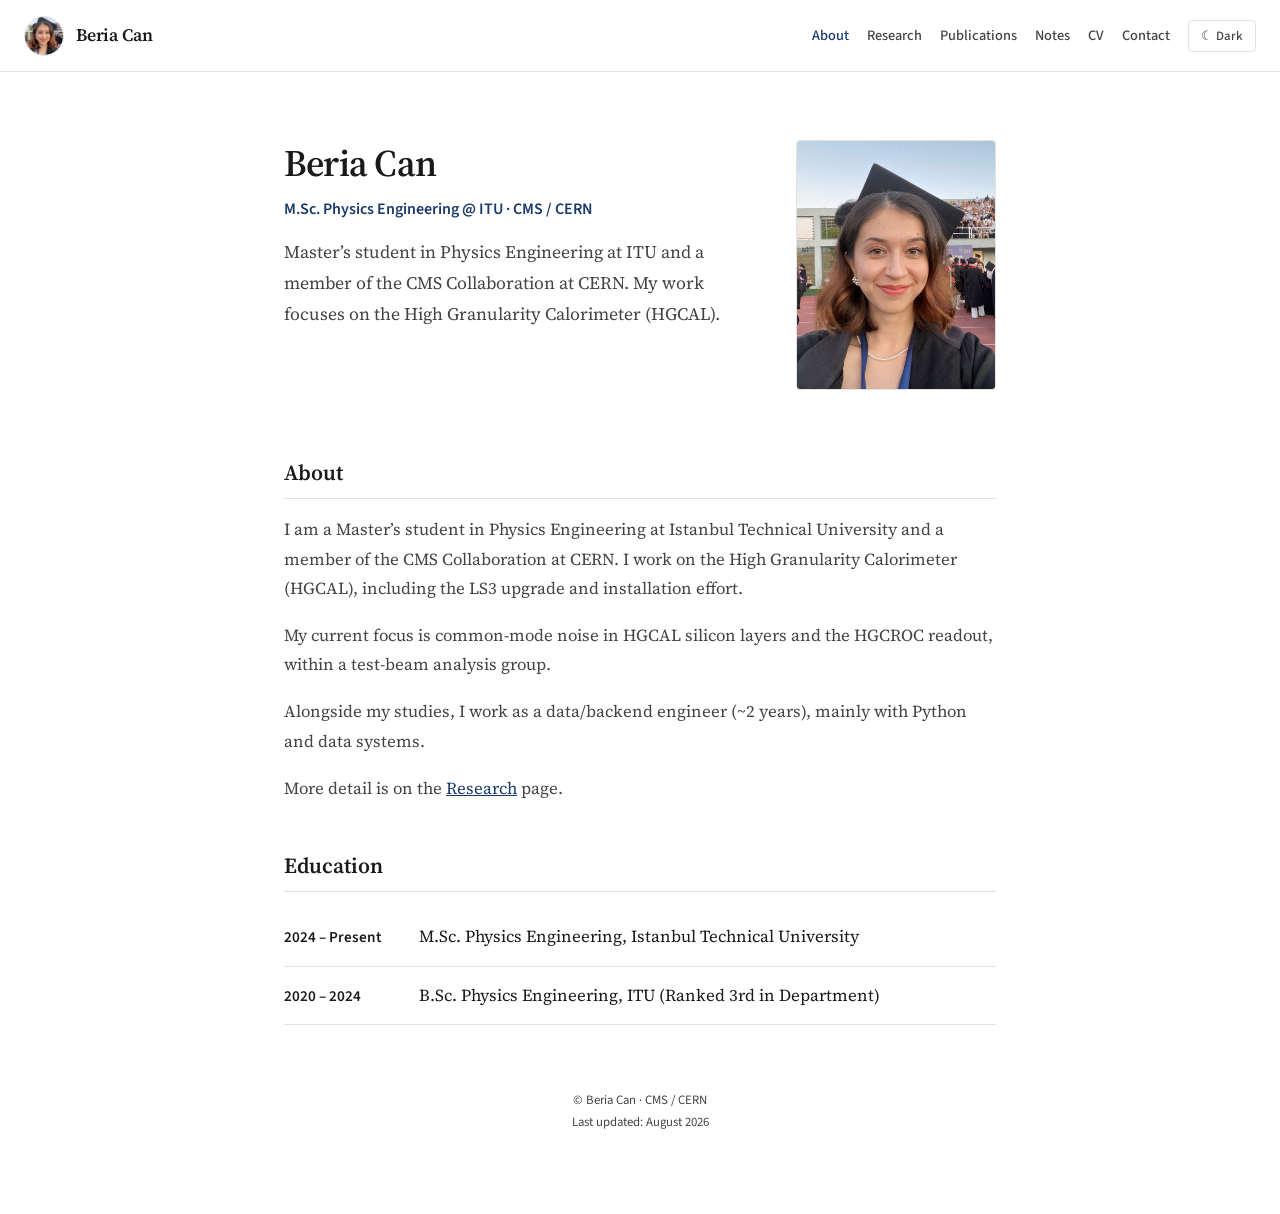
<file: index.html>
<!doctype html>
<html lang="en">
<head>
    <meta charset="utf-8">
    <meta name="viewport" content="width=device-width, initial-scale=1">
    <meta name="google-site-verification" content="VXTytPO30AcvE7M8RPb9vvkT0yWASxq93cZ5vcLg1Yk" />
    <title>About | Beria Can</title>
    <meta name="description" content="Master’s student in Physics Engineering at ITU and member of the CMS Collaboration at CERN. Research on HGCAL, common-mode noise, and noise correction methods.">
    <link rel="stylesheet" href="css/style.css">
</head>
<body>
    <script>
        (function() {
            const savedTheme = localStorage.getItem('theme');
            if (savedTheme === 'dark' || (!savedTheme && window.matchMedia('(prefers-color-scheme: dark)').matches)) {
                document.body.classList.add('dark-mode');
                document.documentElement.setAttribute('data-theme', 'dark');
            }
        })();
    </script>

    <header>
        <a href="index.html" class="brand">
            <img class="brand-avatar" src="img/profile.jpeg" alt="Avatar">
            <span class="brand-name">Beria Can</span>
        </a>
        <nav>
            <a href="index.html" class="active">About</a>
            <a href="research.html">Research</a>
            <a href="publications.html">Publications</a>
            <a href="notes.html">Notes</a>
            <a href="cv.html">CV</a>
            <a href="contact.html">Contact</a>
            <button id="theme-toggle" class="theme-btn">☾ Dark Mode</button>
        </nav>
    </header>

    <div class="wrap">
        <main>
            <div class="hero-section" style="background: transparent; border: none; padding: 0; margin-bottom: 40px;">
                <div class="hero-content" style="padding: 20px 0; gap: 40px;">
                    <div class="hero-text">
                        <h1 style="margin-bottom: 0.5rem;">Beria Can</h1>
                        <span class="hero-sub">M.Sc. Physics Engineering @ ITU · CMS / CERN</span>
                        <p class="hero-intro">Master’s student in Physics Engineering at ITU and a member of the CMS Collaboration at CERN. My work focuses on the High Granularity Calorimeter (HGCAL).</p>
                    </div>
                    <div class="hero-image-container">
                        <img class="hero-avatar-rect" src="img/profile.jpeg" alt="Beria Can">
                    </div>
                </div>
            </div>

            <section>
                <h2>About</h2>
                <p>I am a Master’s student in Physics Engineering at Istanbul Technical University and a member of the CMS Collaboration at CERN. I work on the High Granularity Calorimeter (HGCAL), including the LS3 upgrade and installation effort.</p>
                <p>My current focus is common-mode noise in HGCAL silicon layers and the HGCROC readout, within a test-beam analysis group.</p>
                <p>Alongside my studies, I work as a data/backend engineer (~2 years), mainly with Python and data systems.</p>
                <p>More detail is on the <a href="research.html">Research</a> page.</p>
            </section>

            <section id="education">
                <h2>Education</h2>
                <ul class="info-list">
                    <li>
                        <strong>2024 – Present</strong>
                        <span>M.Sc. Physics Engineering, Istanbul Technical University</span>
                    </li>
                    <li>
                        <strong>2020 – 2024</strong>
                        <span>B.Sc. Physics Engineering, ITU (Ranked 3rd in Department)</span>
                    </li>
                </ul>
            </section>
        </main>
        <footer style="text-align: center; margin-top: 4rem; margin-bottom: 2rem; color: var(--muted); font-size: 0.8rem;">
            &copy; Beria Can · CMS / CERN<br>Last updated: August 2026
        </footer>
    </div>

    <script src="js/theme.js"></script>
</body>
</html>
</file>
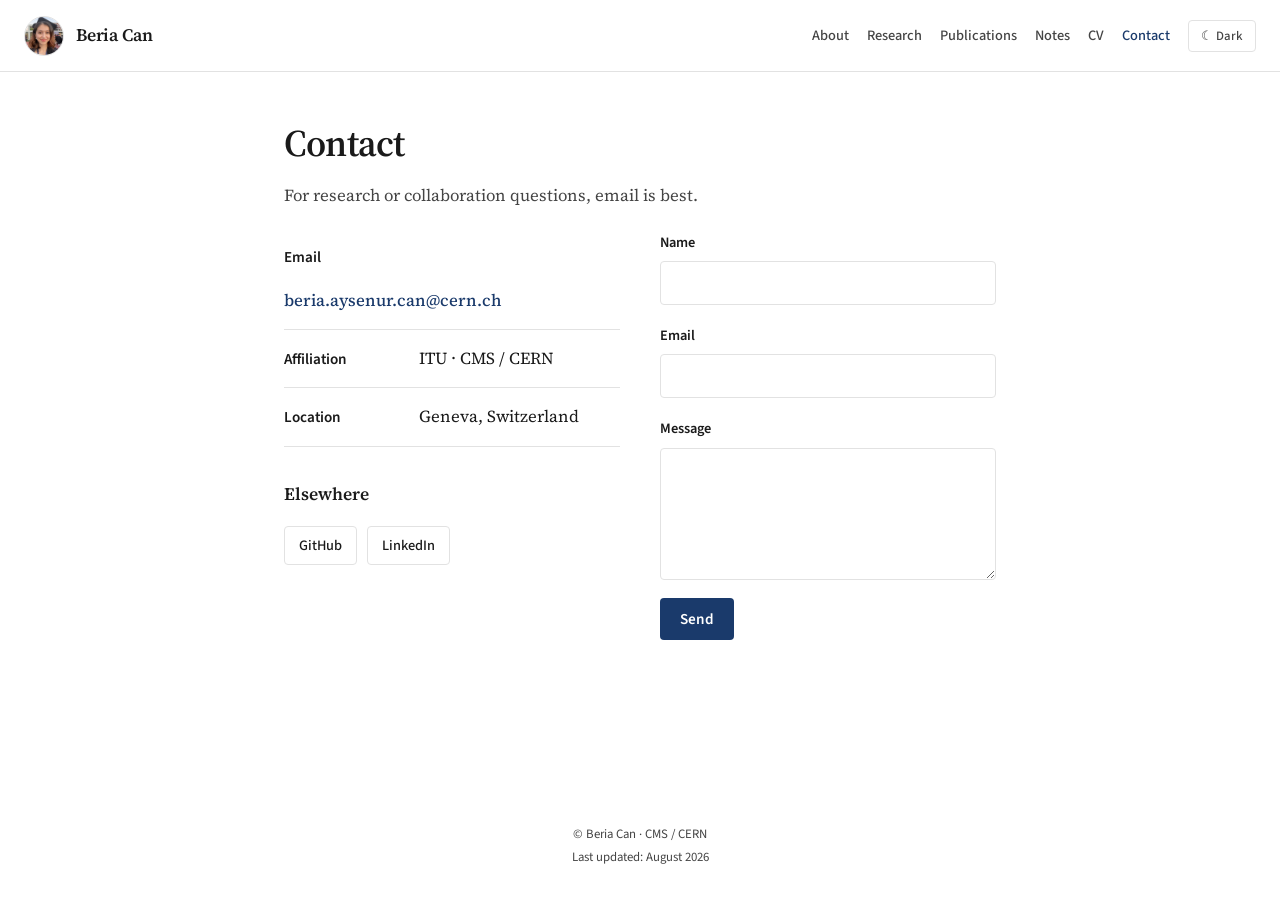
<file: contact.html>
<!doctype html>
<html lang="en">
<head>
    <meta charset="utf-8">
    <meta name="viewport" content="width=device-width, initial-scale=1">

    <title>Contact | Beria Can</title>
    <meta name="description" content="Contact Beria Can — Master’s student at ITU, CMS Collaboration at CERN.">
    <meta property="og:title" content="Contact | Beria Can">
    <meta property="og:description" content="M.Sc. Physics Engineering @ ITU · CMS / CERN.">
    <meta property="og:image" content="img/profile.jpeg">
    <meta property="og:type" content="website">
    <meta name="twitter:card" content="summary_large_image">

    <link rel="stylesheet" href="css/style.css">
</head>
<body>
    <script>
        (function() {
            const savedTheme = localStorage.getItem('theme');
            if (savedTheme === 'dark' || (!savedTheme && window.matchMedia('(prefers-color-scheme: dark)').matches)) {
                document.body.classList.add('dark-mode');
                document.documentElement.setAttribute('data-theme', 'dark');
            }
        })();
    </script>

    <header>
        <a href="index.html" class="brand">
            <img class="brand-avatar" src="img/profile.jpeg" alt="Avatar">
            <span class="brand-name">Beria Can</span>
        </a>
        <nav>
            <a href="index.html">About</a>
            <a href="research.html">Research</a>
            <a href="publications.html">Publications</a>
            <a href="notes.html">Notes</a>
            <a href="cv.html">CV</a>
            <a href="contact.html" class="active">Contact</a>
            <button id="theme-toggle" class="theme-btn">☾ Dark Mode</button>
        </nav>
    </header>

    <div class="wrap">
        <main>
            <h1>Contact</h1>
            <p>For research or collaboration questions, email is best.</p>

            <section class="contact-grid">
                <div class="contact-info">
                    <ul class="info-list">
                        <li><strong>Email</strong> <a href="mailto:beria.aysenur.can@cern.ch">beria.aysenur.can@cern.ch</a></li>
                        <li><strong>Affiliation</strong> <span>ITU · CMS / CERN</span></li>
                        <li><strong>Location</strong> <span>Geneva, Switzerland</span></li>
                    </ul>

                    <h3 style="margin-top: 2rem; margin-bottom: 1rem; font-size: 1.1rem;">Elsewhere</h3>
                    <div class="social-links">
                        <a href="https://github.com/beriaacan" target="_blank" rel="noopener noreferrer" class="social-btn">GitHub</a>
                        <a href="https://www.linkedin.com/in/beriaacan/" target="_blank" rel="noopener noreferrer" class="social-btn">LinkedIn</a>
                    </div>
                </div>

                <div class="contact-form-container">
                    <form id="contact-form" action="https://formspree.io/f/meegoajg" method="POST" class="contact-form">
                        <div class="form-group">
                            <label for="name">Name</label>
                            <input type="text" id="name" name="name" required>
                        </div>

                        <div class="form-group">
                            <label for="email">Email</label>
                            <input type="email" id="email" name="email" required>
                        </div>

                        <div class="form-group">
                            <label for="message">Message</label>
                            <textarea id="message" name="message" rows="5" required></textarea>
                        </div>

                        <button type="submit" id="form-submit-btn" class="btn-primary form-submit">Send</button>
                        <div id="form-status" class="form-message"></div>
                    </form>
                </div>
            </section>
        </main>
    </div>

    <footer style="text-align: center; margin-top: 4rem; margin-bottom: 2rem; color: var(--muted); font-size: 0.8rem;">
            &copy; Beria Can · CMS / CERN<br>Last updated: August 2026
        </footer>

    <script src="js/theme.js"></script>
    <script>
        const form = document.getElementById("contact-form");
        const status = document.getElementById("form-status");
        const btn = document.getElementById("form-submit-btn");

        async function handleSubmit(event) {
            event.preventDefault();
            btn.disabled = true;
            btn.innerText = "Sending...";

            const data = new FormData(event.target);

            try {
                const response = await fetch(event.target.action, {
                    method: form.method,
                    body: data,
                    headers: { 'Accept': 'application/json' }
                });

                if (response.ok) {
                    status.innerHTML = "Thanks — I’ll get back to you by email.";
                    status.className = "form-message success";
                    form.reset();
                    btn.innerText = "Sent";
                } else {
                    const result = await response.json();
                    status.innerHTML = result.errors ? result.errors.map(error => error.message).join(", ") : "Something went wrong. Please email me directly.";
                    status.className = "form-message error";
                    btn.disabled = false;
                    btn.innerText = "Send";
                }
            } catch (error) {
                status.innerHTML = "Network error. Please email me directly.";
                status.className = "form-message error";
                btn.disabled = false;
                btn.innerText = "Send";
            }
        }
        form.addEventListener("submit", handleSubmit);
    </script>
</body>
</html>
</file>
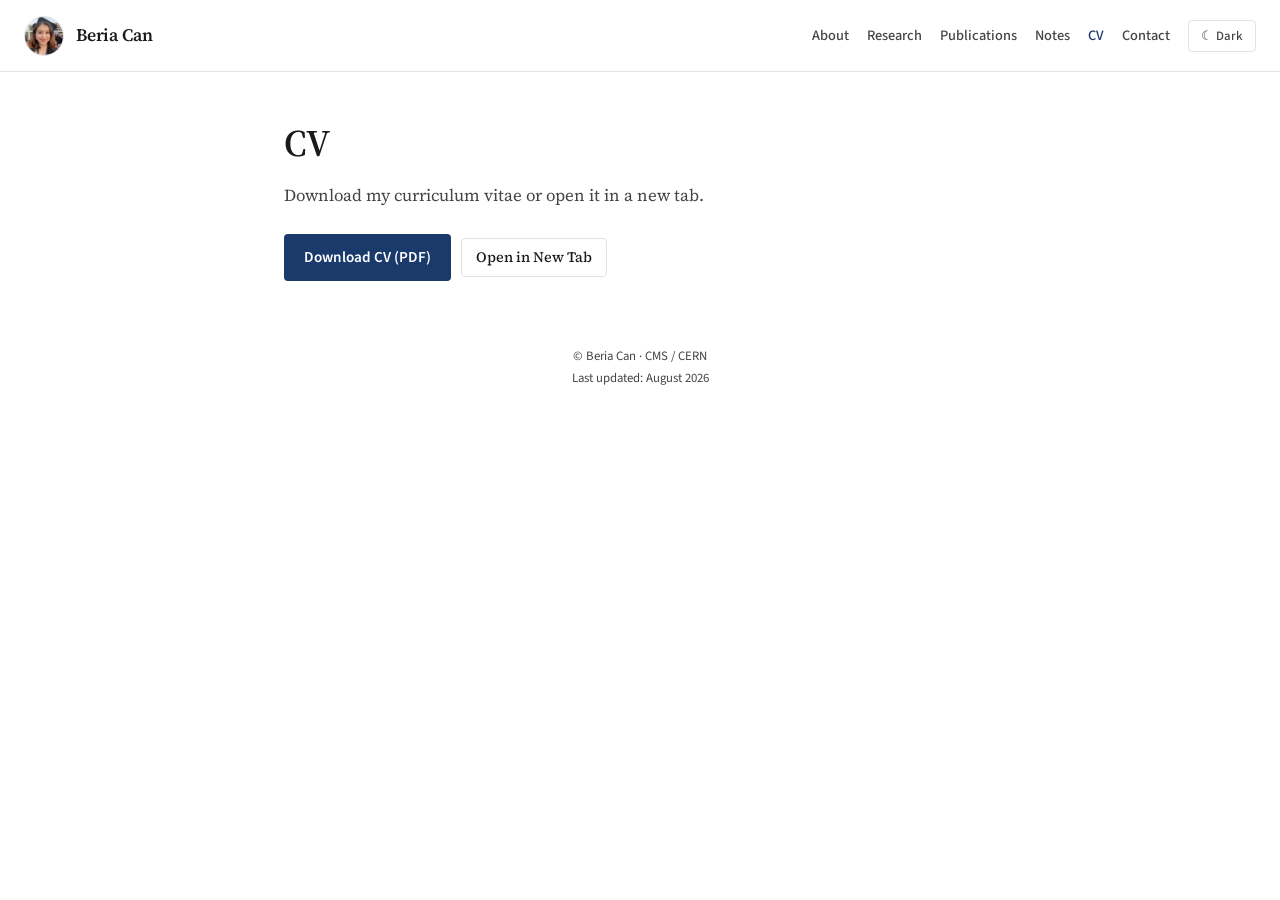
<file: cv.html>
<!doctype html>
<html lang="en">
<head>
    <meta charset="utf-8">
    <meta name="viewport" content="width=device-width, initial-scale=1">
    <title>CV | Beria Can</title>
    <meta name="description" content="Curriculum vitae of Beria Can — particle physicist and data engineer.">
    <link rel="stylesheet" href="css/style.css">
</head>
<body>
    <script>
        (function() {
            const savedTheme = localStorage.getItem('theme');
            if (savedTheme === 'dark' || (!savedTheme && window.matchMedia('(prefers-color-scheme: dark)').matches)) {
                document.body.classList.add('dark-mode');
                document.documentElement.setAttribute('data-theme', 'dark');
            }
        })();
    </script>

    <header>
        <a href="index.html" class="brand">
            <img class="brand-avatar" src="img/profile.jpeg" alt="Avatar">
            <span class="brand-name">Beria Can</span>
        </a>
        <nav>
            <a href="index.html">About</a>
            <a href="research.html">Research</a>
            <a href="publications.html">Publications</a>
            <a href="notes.html">Notes</a>
            <a href="cv.html" class="active">CV</a>
            <a href="contact.html">Contact</a>
            <button id="theme-toggle" class="theme-btn">☾ Dark Mode</button>
        </nav>
    </header>

    <div class="wrap">
        <main>
            <h1>CV</h1>
            <p>Download my curriculum vitae or open it in a new tab.</p>

            <div class="cv-actions">
                <a href="CV.pdf" download class="btn-primary">Download CV (PDF)</a>
                <a href="CV.pdf" target="_blank" rel="noopener noreferrer" class="social-btn">Open in New Tab</a>
            </div>
        </main>
        <footer style="text-align: center; margin-top: 4rem; margin-bottom: 2rem; color: var(--muted); font-size: 0.8rem;">
            &copy; Beria Can · CMS / CERN<br>Last updated: August 2026
        </footer>
    </div>
    <script src="js/theme.js"></script>
</body>
</html>
</file>
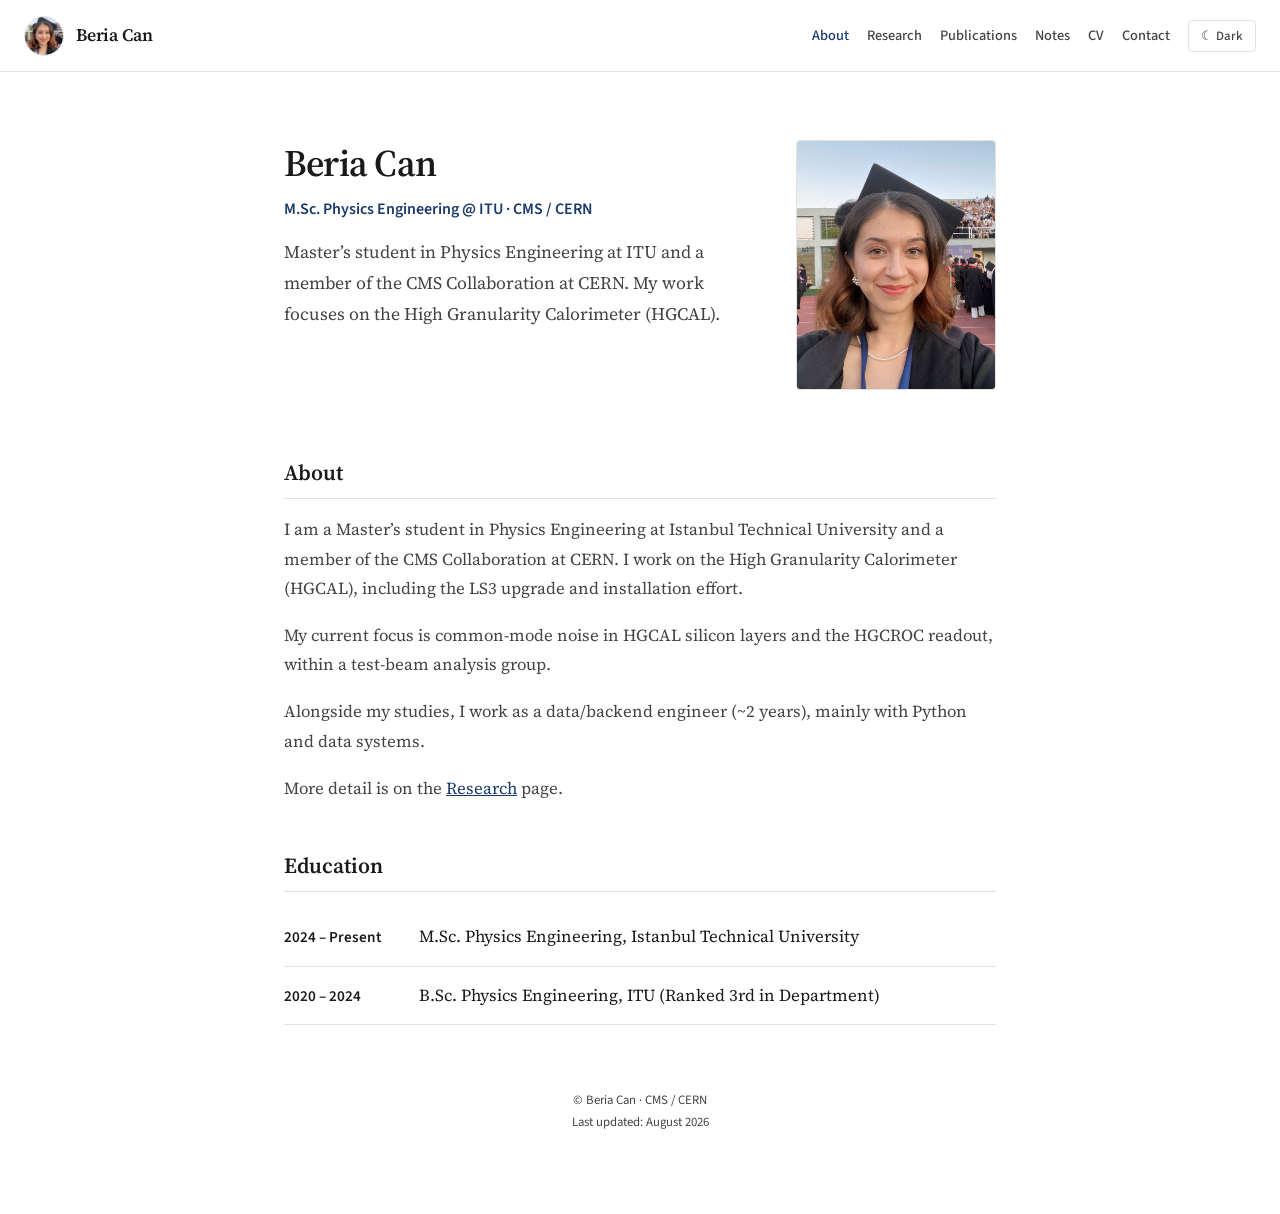
<file: education.html>
<!doctype html>
<html lang="en">
<head>
    <meta charset="utf-8">
    <meta http-equiv="refresh" content="0; url=index.html#education">
    <link rel="canonical" href="index.html#education">
    <title>Redirecting…</title>
    <script>location.replace("index.html#education");</script>
</head>
<body>
    <p>Education now lives on the <a href="index.html#education">About</a> page.</p>
</body>
</html>
</file>
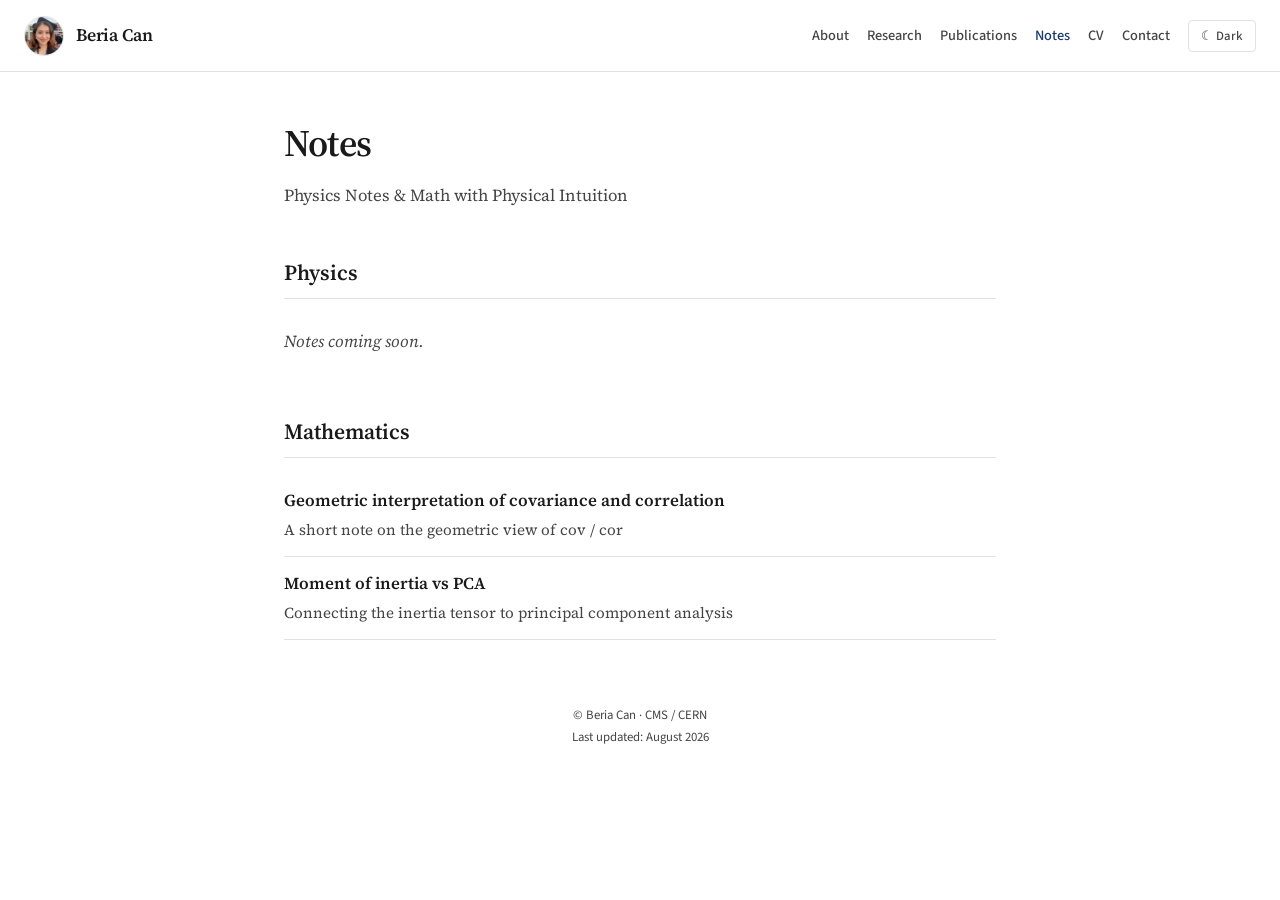
<file: notes.html>
<!doctype html>
<html lang="en">
<head>
    <meta charset="utf-8">
    <meta name="viewport" content="width=device-width, initial-scale=1">
    <title>Notes | Beria Can</title>
    <meta name="description" content="Short reference notes on physics, mathematics, and related topics.">
    <link rel="stylesheet" href="css/style.css">
</head>
<body>
    <script>
        (function() {
            const savedTheme = localStorage.getItem('theme');
            if (savedTheme === 'dark' || (!savedTheme && window.matchMedia('(prefers-color-scheme: dark)').matches)) {
                document.body.classList.add('dark-mode');
                document.documentElement.setAttribute('data-theme', 'dark');
            }
        })();
    </script>

    <header>
        <a href="index.html" class="brand">
            <img class="brand-avatar" src="img/profile.jpeg" alt="Avatar">
            <span class="brand-name">Beria Can</span>
        </a>
        <nav>
            <a href="index.html">About</a>
            <a href="research.html">Research</a>
            <a href="publications.html">Publications</a>
            <a href="notes.html" class="active">Notes</a>
            <a href="cv.html">CV</a>
            <a href="contact.html">Contact</a>
            <button id="theme-toggle" class="theme-btn">☾ Dark Mode</button>
        </nav>
    </header>

    <div class="wrap">
        <main>
            <h1>Notes</h1>
            <p>Physics Notes & Math with Physical Intuition</p>

            <section>
                <h2>Physics</h2>
                <ul class="note-list">
                    <li class="note-empty">Notes coming soon.</li>
                </ul>
            </section>

            <section>
                <h2>Mathematics</h2>
                <ul class="note-list">
                    <li>
                        <a href="notes/maths/geometric_interpretation_for_cov_cor.pdf" target="_blank" rel="noopener noreferrer">Geometric interpretation of covariance and correlation</a>
                        <span class="note-desc">A short note on the geometric view of cov / cor</span>
                    </li>
                    <li>
                        <a href="notes/maths/inertia_moment_vs_pca.pdf" target="_blank" rel="noopener noreferrer">Moment of inertia vs PCA</a>
                        <span class="note-desc">Connecting the inertia tensor to principal component analysis</span>
                    </li>
                </ul>
            </section>
        </main>
        <footer style="text-align: center; margin-top: 4rem; margin-bottom: 2rem; color: var(--muted); font-size: 0.8rem;">
            &copy; Beria Can · CMS / CERN<br>Last updated: August 2026
        </footer>
    </div>
    <script src="js/theme.js"></script>
</body>
</html>
</file>
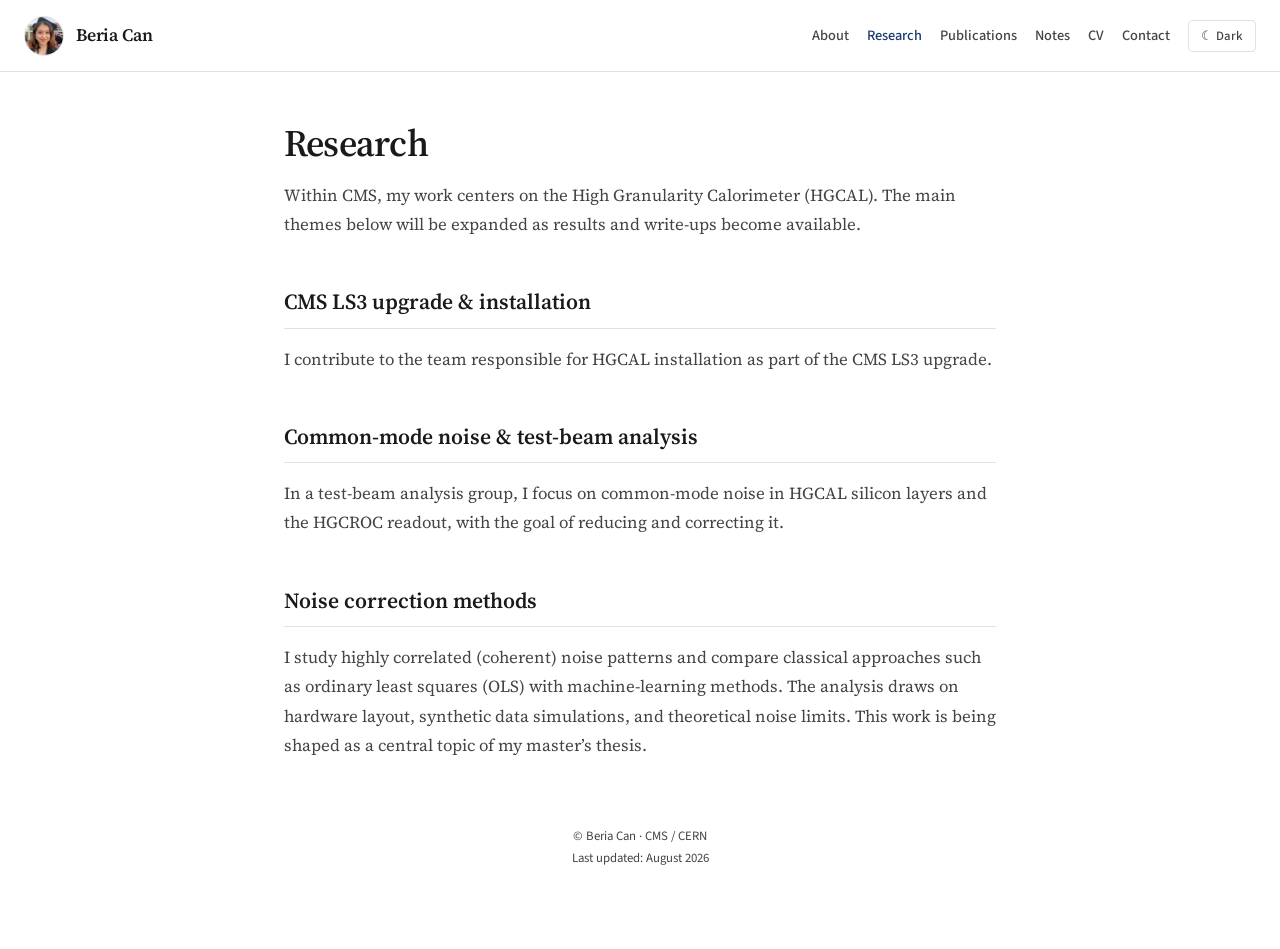
<file: projects.html>
<!doctype html>
<html lang="en">
<head>
    <meta charset="utf-8">
    <meta http-equiv="refresh" content="0; url=research.html">
    <link rel="canonical" href="research.html">
    <title>Redirecting…</title>
    <script>location.replace("research.html");</script>
</head>
<body>
    <p>This page has moved to <a href="research.html">Research</a>.</p>
</body>
</html>
</file>
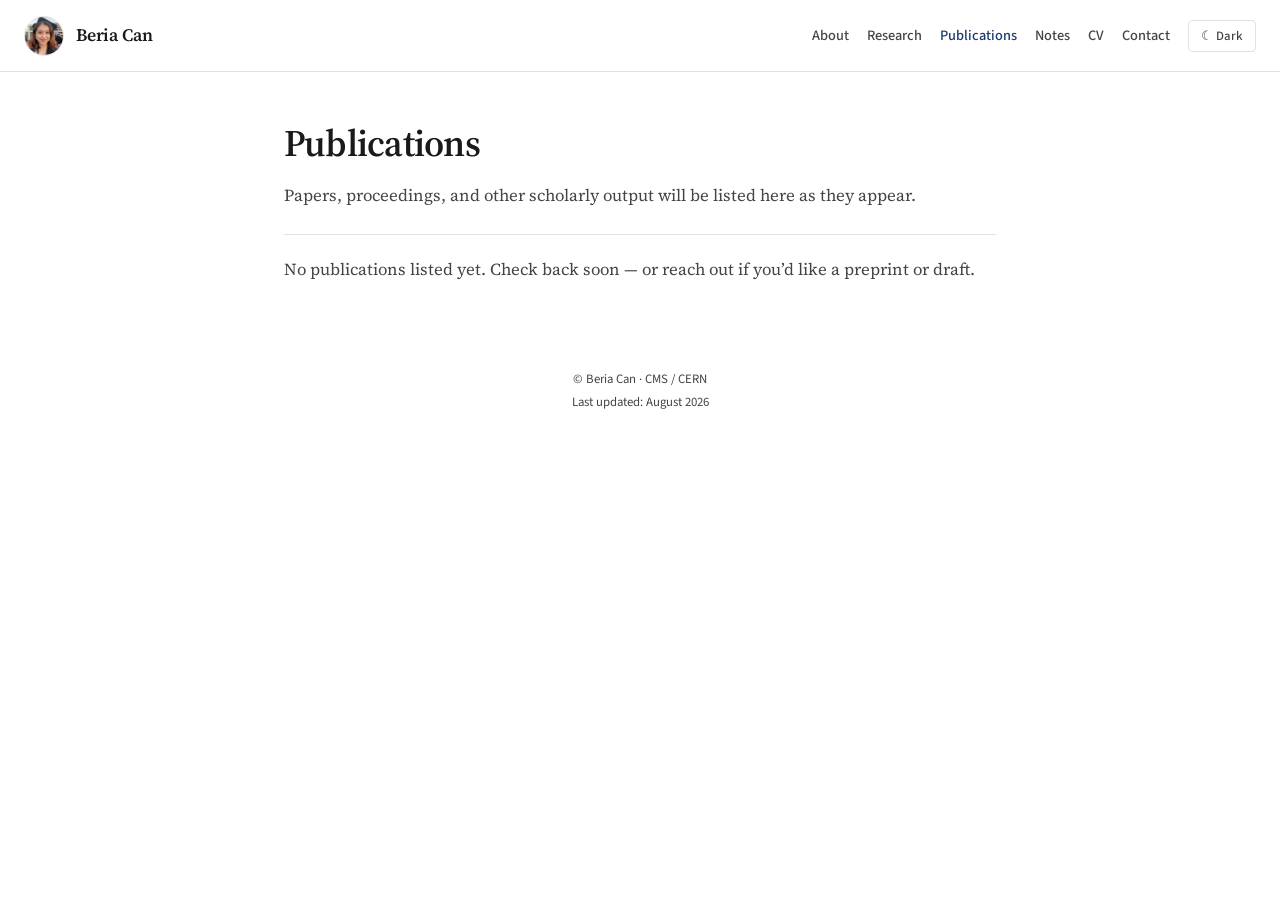
<file: publications.html>
<!doctype html>
<html lang="en">
<head>
    <meta charset="utf-8">
    <meta name="viewport" content="width=device-width, initial-scale=1">
    <title>Publications | Beria Can</title>
    <meta name="description" content="Publications and scholarly output by Beria Can.">
    <link rel="stylesheet" href="css/style.css">
</head>
<body>
    <script>
        (function() {
            const savedTheme = localStorage.getItem('theme');
            if (savedTheme === 'dark' || (!savedTheme && window.matchMedia('(prefers-color-scheme: dark)').matches)) {
                document.body.classList.add('dark-mode');
                document.documentElement.setAttribute('data-theme', 'dark');
            }
        })();
    </script>

    <header>
        <a href="index.html" class="brand">
            <img class="brand-avatar" src="img/profile.jpeg" alt="Avatar">
            <span class="brand-name">Beria Can</span>
        </a>
        <nav>
            <a href="index.html">About</a>
            <a href="research.html">Research</a>
            <a href="publications.html" class="active">Publications</a>
            <a href="notes.html">Notes</a>
            <a href="cv.html">CV</a>
            <a href="contact.html">Contact</a>
            <button id="theme-toggle" class="theme-btn">☾ Dark Mode</button>
        </nav>
    </header>

    <div class="wrap">
        <main>
            <h1>Publications</h1>
            <p>Papers, proceedings, and other scholarly output will be listed here as they appear.</p>

            <section class="empty-state">
                <p>No publications listed yet. Check back soon — or reach out if you’d like a preprint or draft.</p>
            </section>

            <!-- Example entry (uncomment and edit when ready):
            <ul class="pub-list">
                <li>
                    <span class="pub-year">2026</span>
                    <div class="pub-body">
                        <strong>Paper title here</strong>
                        <span class="pub-meta">Authors · Journal / Conference</span>
                        <span class="pub-links">
                            <a href="#">arXiv</a> · <a href="#">PDF</a>
                        </span>
                    </div>
                </li>
            </ul>
            -->
        </main>
        <footer style="text-align: center; margin-top: 4rem; margin-bottom: 2rem; color: var(--muted); font-size: 0.8rem;">
            &copy; Beria Can · CMS / CERN<br>Last updated: August 2026
        </footer>
    </div>
    <script src="js/theme.js"></script>
</body>
</html>
</file>
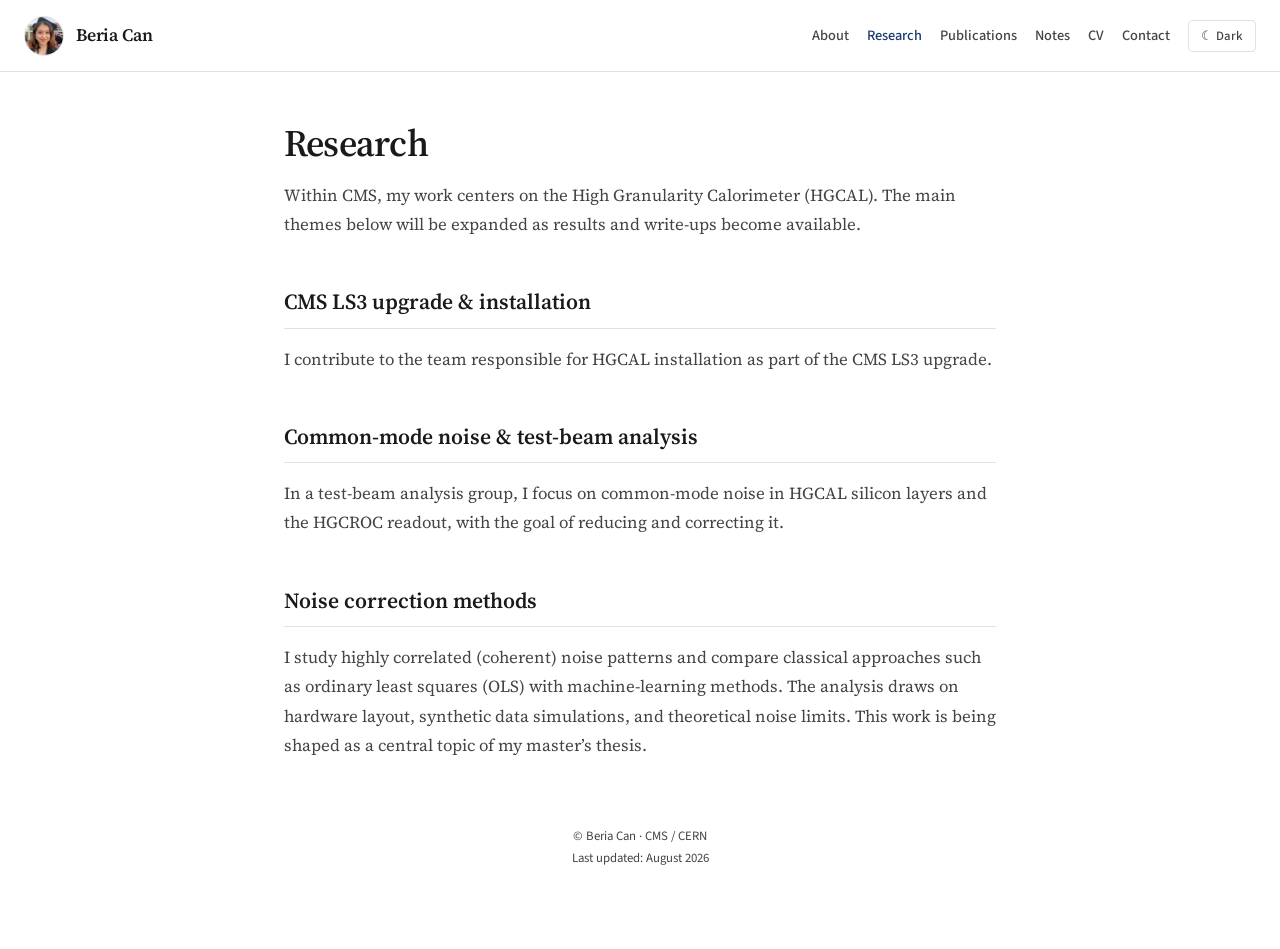
<file: research.html>
<!doctype html>
<html lang="en">
<head>
    <meta charset="utf-8">
    <meta name="viewport" content="width=device-width, initial-scale=1">
    <title>Research | Beria Can</title>
    <meta name="description" content="HGCAL research: LS3 installation, common-mode noise, test-beam analysis, and noise correction methods.">
    <link rel="stylesheet" href="css/style.css">
</head>
<body>
    <script>
        (function() {
            const savedTheme = localStorage.getItem('theme');
            if (savedTheme === 'dark' || (!savedTheme && window.matchMedia('(prefers-color-scheme: dark)').matches)) {
                document.body.classList.add('dark-mode');
                document.documentElement.setAttribute('data-theme', 'dark');
            }
        })();
    </script>

    <header>
        <a href="index.html" class="brand">
            <img class="brand-avatar" src="img/profile.jpeg" alt="Avatar">
            <span class="brand-name">Beria Can</span>
        </a>
        <nav>
            <a href="index.html">About</a>
            <a href="research.html" class="active">Research</a>
            <a href="publications.html">Publications</a>
            <a href="notes.html">Notes</a>
            <a href="cv.html">CV</a>
            <a href="contact.html">Contact</a>
            <button id="theme-toggle" class="theme-btn">☾ Dark Mode</button>
        </nav>
    </header>

    <div class="wrap">
        <main>
            <h1>Research</h1>
            <p>Within CMS, my work centers on the High Granularity Calorimeter (HGCAL). The main themes below will be expanded as results and write-ups become available.</p>

            <section>
                <h2>CMS LS3 upgrade &amp; installation</h2>
                <p>I contribute to the team responsible for HGCAL installation as part of the CMS LS3 upgrade.</p>
            </section>

            <section>
                <h2>Common-mode noise &amp; test-beam analysis</h2>
                <p>In a test-beam analysis group, I focus on common-mode noise in HGCAL silicon layers and the HGCROC readout, with the goal of reducing and correcting it.</p>
            </section>

            <section>
                <h2>Noise correction methods</h2>
                <p>I study highly correlated (coherent) noise patterns and compare classical approaches such as ordinary least squares (OLS) with machine-learning methods. The analysis draws on hardware layout, synthetic data simulations, and theoretical noise limits. This work is being shaped as a central topic of my master’s thesis.</p>
            </section>
        </main>
        <footer style="text-align: center; margin-top: 4rem; margin-bottom: 2rem; color: var(--muted); font-size: 0.8rem;">
            &copy; Beria Can · CMS / CERN<br>Last updated: August 2026
        </footer>
    </div>
    <script src="js/theme.js"></script>
</body>
</html>
</file>
<file: css/style.css>
@import url('https://fonts.googleapis.com/css2?family=Source+Sans+3:ital,wght@0,400;0,500;0,600;0,700;1,400&family=Source+Serif+4:opsz,ital,wght@8..60,0,400;8..60,0,600;8..60,0,700;8..60,1,400&display=swap');

:root {
    /* Color Palette — restrained academic */
    --bg: #ffffff;
    --fg: #1a1a1a;
    --muted: #444444;
    --acc: #1a3a6b;
    --acc-hover: #122847;
    --card-bg: #ffffff;
    --border: #e2e2e2;
    --shadow-sm: 0 1px 2px rgba(0, 0, 0, 0.04);
    --shadow-md: 0 4px 12px rgba(0, 0, 0, 0.06);
    --hero-bg: #f6f6f6;
    --success: #2f6f4e;
    --error: #a33b3b;

    /* Typography */
    --font-serif: "Source Serif 4", Georgia, "Times New Roman", serif;
    --font-sans: "Source Sans 3", "Helvetica Neue", Helvetica, Arial, sans-serif;

    /* Spacing & Layout */
    --nav-height: 72px;
    --max-width: 760px;
    --radius: 4px;
}

[data-theme="dark"] {
    --bg: #161616;
    --fg: #ebe8e2;
    --muted: #a8a49c;
    --acc: #8eb0d9;
    --acc-hover: #b0c8e6;
    --card-bg: #1e1e1e;
    --border: #33312c;
    --shadow-sm: none;
    --shadow-md: none;
    --hero-bg: #1a1a1a;
}

/* Base Reset & Typography */
* { box-sizing: border-box; margin: 0; padding: 0; }
body {
    background: var(--bg);
    color: var(--fg);
    font-family: var(--font-serif);
    font-size: 1.05rem;
    line-height: 1.75;
    transition: background 0.2s, color 0.2s;
    min-height: 100vh;
    display: flex;
    flex-direction: column;
    -webkit-font-smoothing: antialiased;
}

.wrap {
    width: 100%;
    max-width: var(--max-width);
    margin: 0 auto;
    padding: 48px 24px;
    flex: 1;
}

/* Navigation — UI sans */
header {
    border-bottom: 1px solid var(--border);
    padding: 0 24px;
    height: var(--nav-height);
    display: flex;
    align-items: center;
    justify-content: space-between;
    position: sticky;
    top: 0;
    background: var(--bg);
    z-index: 100;
    font-family: var(--font-sans);
}

.brand {
    display: flex;
    align-items: center;
    gap: 12px;
    text-decoration: none;
    color: var(--fg);
}

.brand-avatar {
    width: 40px;
    height: 40px;
    border-radius: 50%;
    object-fit: cover;
    border: 1px solid var(--border);
}

.brand-name {
    font-family: var(--font-serif);
    font-weight: 600;
    font-size: 1.1rem;
    letter-spacing: -0.01em;
}

nav { display: flex; align-items: center; gap: 18px; flex-wrap: wrap; }
nav a {
    text-decoration: none;
    color: var(--muted);
    font-weight: 500;
    font-size: 0.9rem;
    transition: color 0.15s;
}
nav a:hover, nav a.active { color: var(--acc); }

.theme-btn {
    background: transparent;
    border: 1px solid var(--border);
    color: var(--muted);
    padding: 6px 12px;
    border-radius: var(--radius);
    cursor: pointer;
    font-family: var(--font-sans);
    font-weight: 500;
    font-size: 0.8rem;
    transition: color 0.15s, border-color 0.15s;
}
.theme-btn:hover { color: var(--fg); border-color: var(--muted); }

/* Typography */
h1 {
    font-family: var(--font-serif);
    font-size: 2.35rem;
    margin-bottom: 0.85rem;
    font-weight: 600;
    letter-spacing: -0.02em;
    line-height: 1.25;
    color: var(--fg);
}
h2 {
    font-family: var(--font-serif);
    font-size: 1.35rem;
    margin: 2.75rem 0 1rem;
    font-weight: 600;
    color: var(--fg);
    position: relative;
    display: block;
    padding-bottom: 0.4rem;
    border-bottom: 1px solid var(--border);
}
h2::after { display: none; }
h3 {
    font-family: var(--font-serif);
    font-weight: 600;
    font-size: 1.15rem;
    margin-bottom: 0.5rem;
}
p { margin-bottom: 1.1rem; color: var(--muted); font-size: 1.05rem; }
a { color: var(--acc); }

/* Buttons */
.btn-primary {
    display: inline-block;
    background: var(--acc);
    color: #fff;
    padding: 10px 20px;
    border-radius: var(--radius);
    text-decoration: none;
    font-family: var(--font-sans);
    font-weight: 600;
    font-size: 0.95rem;
    transition: background 0.15s;
    border: none;
    cursor: pointer;
}
.btn-primary:hover:not(:disabled) { background: var(--acc-hover); }
.btn-primary:disabled { opacity: 0.6; cursor: not-allowed; }

/* Info List */
.info-list li {
    padding: 14px 0;
    border-bottom: 1px solid var(--border);
    display: flex; flex-wrap: wrap; gap: 15px; align-items: baseline;
}
.info-list strong {
    min-width: 120px;
    color: var(--fg);
    font-weight: 600;
    font-family: var(--font-sans);
    font-size: 0.95rem;
}
.info-list a { color: var(--acc); text-decoration: none; font-weight: 500; }
.info-list a:hover { text-decoration: underline; }

/* Contact Specific */
.contact-grid {
    display: grid;
    grid-template-columns: 1fr;
    gap: 40px;
    margin-top: 20px;
}

@media (min-width: 768px) {
    .contact-grid { grid-template-columns: 1fr 1fr; align-items: start; }
}

.social-links { display: flex; flex-wrap: wrap; gap: 10px; font-family: var(--font-sans); }
.social-btn {
    padding: 6px 14px;
    background: transparent;
    border: 1px solid var(--border);
    border-radius: var(--radius);
    color: var(--fg);
    text-decoration: none;
    font-weight: 500;
    font-size: 0.9rem;
    transition: border-color 0.15s, color 0.15s;
}
.social-btn:hover { border-color: var(--acc); color: var(--acc); }

/* Form */
.form-group { display: flex; flex-direction: column; gap: 6px; margin-bottom: 18px; }
.form-group label {
    font-family: var(--font-sans);
    font-weight: 600;
    color: var(--fg);
    font-size: 0.9rem;
}
.form-group input, .form-group textarea {
    width: 100%;
    padding: 10px 12px;
    background: var(--card-bg);
    border: 1px solid var(--border);
    border-radius: var(--radius);
    color: var(--fg);
    font-family: var(--font-serif);
    font-size: 1rem;
}
.form-group input:focus, .form-group textarea:focus {
    outline: none;
    border-color: var(--acc);
}

.form-message {
    margin-top: 12px;
    font-family: var(--font-sans);
    font-size: 0.9rem;
    font-weight: 500;
    padding: 10px;
    border-radius: var(--radius);
    display: none;
}
.form-message.success { display: block; color: var(--success); background: rgba(47, 111, 78, 0.08); }
.form-message.error { display: block; color: var(--error); background: rgba(163, 59, 59, 0.08); }

@media (max-width: 600px) {
    header { height: auto; flex-direction: column; padding: 15px; gap: 15px; }
    nav { flex-wrap: wrap; justify-content: center; gap: 14px; }
    h1 { font-size: 1.9rem; }
}

/* Projects Grid & Cards */
.grid-cards {
    display: grid;
    grid-template-columns: 1fr;
    gap: 0;
    margin-top: 1.5rem;
}

.card {
    background: transparent;
    border: none;
    border-bottom: 1px solid var(--border);
    border-radius: 0;
    padding: 1.5rem 0;
    transition: none;
    box-shadow: none;
    position: relative;
}

.card:hover {
    transform: none;
    box-shadow: none;
    border-color: var(--border);
    cursor: default;
}

.card h3 a {
    text-decoration: none;
    color: var(--acc);
}
.card h3 a:hover { text-decoration: underline; }

.card h3 a::after {
    content: "";
    position: absolute;
    top: 0;
    right: 0;
    bottom: 0;
    left: 0;
    z-index: 1;
}

.badge {
    display: inline-block;
    background: transparent;
    border: 1px solid var(--border);
    padding: 3px 8px;
    border-radius: var(--radius);
    font-family: var(--font-sans);
    font-size: 0.75rem;
    font-weight: 600;
    color: var(--muted);
    margin-top: 10px;
    margin-right: 4px;
    position: relative;
    z-index: 2;
}

/* Hero Section */
.hero-section {
    background: transparent;
    border-bottom: none;
    width: 100%;
    overflow: hidden;
}

.hero-content {
    max-width: var(--max-width);
    margin: 0 auto;
    padding: 24px 0 8px;
    display: flex;
    align-items: flex-start;
    justify-content: space-between;
    gap: 40px;
    flex-wrap: wrap;
}

.hero-text { flex: 1 1 360px; }

.hero-sub {
    font-family: var(--font-sans);
    font-size: 1rem;
    color: var(--acc);
    font-weight: 600;
    margin-bottom: 14px;
    display: block;
}

.hero-intro {
    font-size: 1.1rem;
    max-width: 36em;
    color: var(--muted);
}

.hero-image-container {
    flex: 0 0 auto;
    display: flex;
    justify-content: center;
}

.hero-avatar-rect {
    width: 100%;
    max-width: 200px;
    height: auto;
    object-fit: cover;
    aspect-ratio: 4/5;
    border-radius: var(--radius);
    box-shadow: none;
    border: 1px solid var(--border);
    transition: none;
}

.hero-avatar-rect:hover { transform: none; }

@media (max-width: 900px) {
    .hero-content {
        justify-content: center;
        text-align: center;
        padding: 16px 0;
    }
    .hero-intro { margin: 0 auto; }
    .hero-image-container { width: 100%; margin-top: 16px; }
    .hero-avatar-rect { max-width: 180px; }
}

/* CV */
.cv-actions {
    margin-top: 1.5rem;
    display: flex;
    flex-wrap: wrap;
    gap: 10px;
    align-items: center;
}

/* Publications */
.empty-state {
    margin-top: 1.5rem;
    padding: 1.25rem 0;
    border-top: 1px solid var(--border);
}
.empty-state p { margin-bottom: 0; }

.pub-list { list-style: none; margin-top: 1.5rem; }
.pub-list li {
    display: flex;
    gap: 20px;
    padding: 1.1rem 0;
    border-bottom: 1px solid var(--border);
    align-items: flex-start;
}
.pub-year {
    min-width: 56px;
    font-family: var(--font-sans);
    font-weight: 600;
    color: var(--acc);
}
.pub-body { display: flex; flex-direction: column; gap: 4px; }
.pub-meta { color: var(--muted); font-size: 0.95rem; }
.pub-links a {
    color: var(--acc);
    text-decoration: none;
    font-family: var(--font-sans);
    font-weight: 500;
    font-size: 0.9rem;
}
.pub-links a:hover { text-decoration: underline; }

/* Notes index */
.note-list { list-style: none; margin-top: 0.5rem; }
.note-list li {
    padding: 12px 0;
    border-bottom: 1px solid var(--border);
    display: flex;
    flex-direction: column;
    gap: 2px;
}
.note-list a {
    color: var(--fg);
    text-decoration: none;
    font-weight: 600;
    font-size: 1.05rem;
}
.note-list a:hover { color: var(--acc); text-decoration: underline; }
.note-desc { color: var(--muted); font-size: 0.95rem; }
.note-empty { color: var(--muted); font-style: italic; border-bottom: none !important; }

footer {
    font-family: var(--font-sans);
    font-size: 0.8rem !important;
}
</file>
